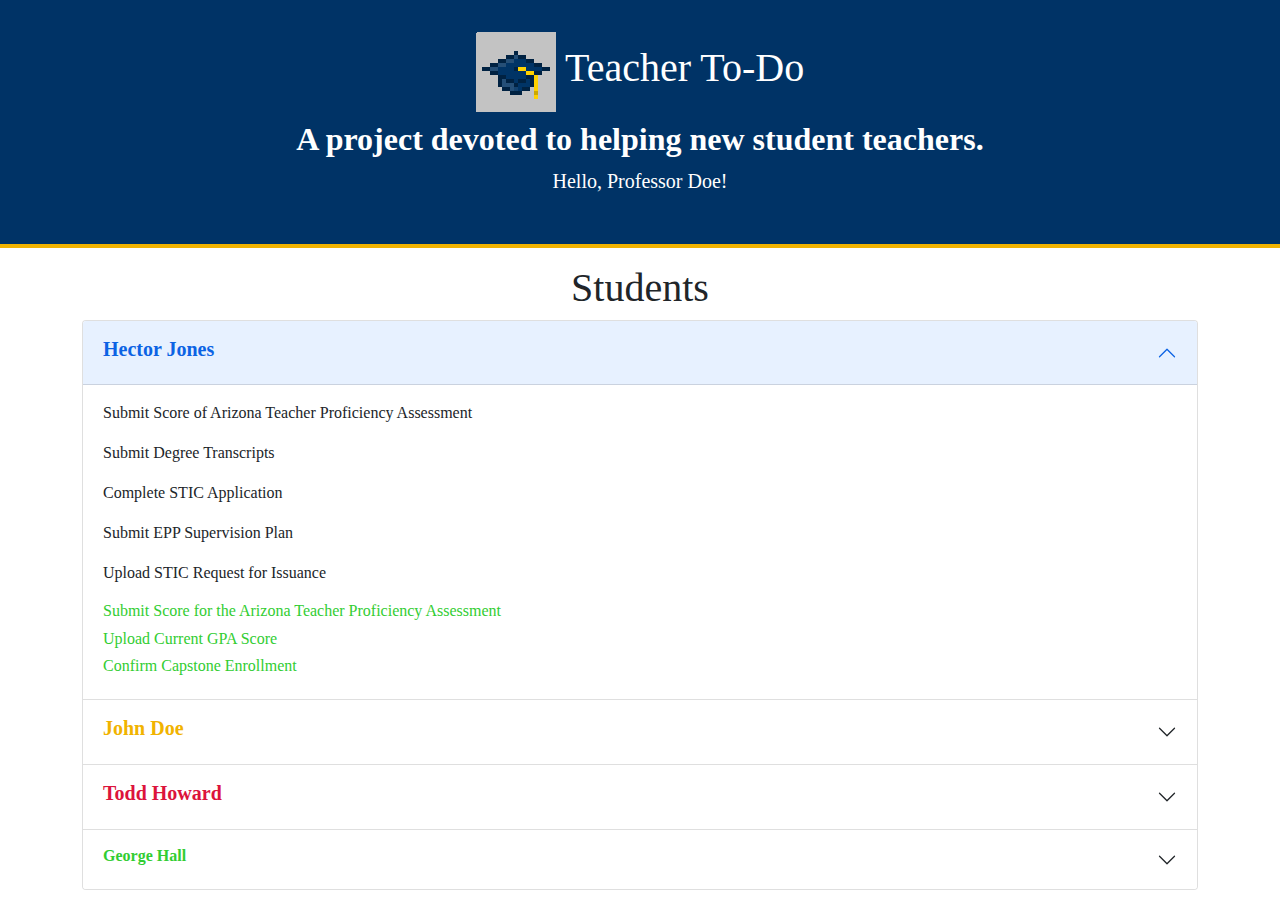
<file: Admin-Landing-Page.html>
<!DOCTYPE html>
<html lang="en">
<head>
    <meta charset="UTF-8">
    <meta http-equiv="X-UA-Compatible" content="IE=edge">
    <meta name="viewport" content="width=device-width, initial-scale=1.0">
    <title>Teacher To-Do Students</title>
    <link rel="stylesheet" href="bootstrap/css/bootstrap.css">
</head>
<body>
    <header>
        <div class="content-width">
            <h1><img src="Icon.png" alt="Team Logo" width="80" height="80"> Teacher To-Do  </h1>
            <h2> <strong>A project devoted to helping new student teachers.</strong> </h2>
            <p class="titleText">Hello, Professor Doe!</p>
        </div>
    </header>

    <div class = "container-md">
        <div class = "row">
            <div class="col-sm">
              <h1>Students</h1>
              <div class="accordion" id="accordionExample3">
                <div class="accordion-item">
                  <h2 class="accordion-header" id="heading">
                    <button class="accordion-button" type="button" data-bs-toggle="collapse" data-bs-target="#collapse" aria-expanded="true" aria-controls="collapse">
                        <h5><strong>Hector Jones</strong></h5>
                    </button>
                  </h2>
                  <div id="collapse" class="accordion-collapse collapse show" aria-labelledby="heading" data-bs-parent="#accordionExample3">
                    <div class="accordion-body">
                      <p>Submit Score of Arizona Teacher Proficiency Assessment</p>
                      <p>Submit Degree Transcripts</p>
                      <p>Complete STIC Application<p>
                      <p>Submit EPP Supervision Plan</p>
                      <p>Upload STIC Request for Issuance</p>
                      <h6>Submit Score for the Arizona Teacher Proficiency Assessment</h6>
                      <h6>Upload Current GPA Score</h6>
                      <h6>Confirm Capstone Enrollment</h6>
                    </div>
                  </div>
                </div>
                  <div class="accordion-item">
                    <h2 class="accordion-header" id="headingSeven">
                      <button class="accordion-button collapsed" type="button" data-bs-toggle="collapse" data-bs-target="#collapseSeven" aria-expanded="false" aria-controls="collapseSeven">
                        <h5 class="pendingTitle"><strong>John Doe</strong></h5>
                    </button>
                  </h2>
                  <div id="collapseSeven" class="accordion-collapse collapse" aria-labelledby="headingSeven" data-bs-parent="#accordionExample3">
                      <div class="accordion-body">
                        <p>Submit Score of Arizona Teacher Proficiency Assessment</p>
                        <p>Submit Degree Transcripts</p>
                        <p>Complete STIC Application<p>
                        <p class="pendingText">Submit EPP Supervision Plan</p>
                        <p class="urgentText">Upload STIC Request for Issuance</p>
                        <h6>Submit Score for the Arizona Teacher Proficiency Assessment</h6>
                        <h6>Upload Current GPA Score</h6>
                        <h6>Confirm Capstone Enrollment</h6>
                      </div>
                    </div>
                  </div>
                  <div class="accordion-item">
                    <h2 class="accordion-header" id="headingEight">
                      <button class="accordion-button collapsed" type="button" data-bs-toggle="collapse" data-bs-target="#collapseEight" aria-expanded="false" aria-controls="collapseEight">
                          <h5 class="urgentTitle"><strong>Todd Howard</strong></h5>
                      </button>
                    </h2>
                    <div id="collapseEight" class="accordion-collapse collapse" aria-labelledby="headingEight" data-bs-parent="#accordionExample3">
                      <div class="accordion-body">
                        <p class="urgentText">Submit Score of Arizona Teacher Proficiency Assessment</p>
                        <p class="urgentText">Submit Degree Transcripts</p>
                        <p class="urgentText">Complete STIC Application<p>
                        <p class="urgentText">Submit EPP Supervision Plan</p>
                        <p class="urgentText">Upload STIC Request for Issuance</p>
                        <p class="urgentText">Submit Score for the Arizona Teacher Proficiency Assessment</p>
                        <p class="urgentText">Upload Current GPA Score</p>
                        <p class="urgentText">Confirm Capstone Enrollment</p>
                      </div>
                    </div>
                  </div>
                  <div class="accordion-item">
                    <h2 class="accordion-header" id="headingNine">
                      <button class="accordion-button collapsed" type="button" data-bs-toggle="collapse" data-bs-target="#collapseNine" aria-expanded="false" aria-controls="collapseNine">
                          <h5 class="h6"><strong>George Hall</strong></h5>
                      </button>
                    </h2>
                    <div id="collapseNine" class="accordion-collapse collapse" aria-labelledby="headingNine" data-bs-parent="#accordionExample3">
                      <div class="accordion-body">
                        <h6>Submit Score of Arizona Teacher Proficiency Assessment</h6>
                        <h6>Submit Degree Transcripts</h6>
                        <h6>Complete STIC Application</h6>
                        <h6>Submit EPP Supervision Plan</h6>
                        <h6>Upload STIC Request for Issuance</h6>
                        <h6>Submit Score for the Arizona Teacher Proficiency Assessment</h6>
                        <h6>Upload Current GPA Score</h6>
                        <h6>Confirm Capstone Enrollment</h6>
                      </div>
                    </div>
                  </div>
                </div>
            </div>
          </div>
                  
            </div>

            <script src="bootstrap/js/bootstrap.js"></script>
</body>
</html>
</file>
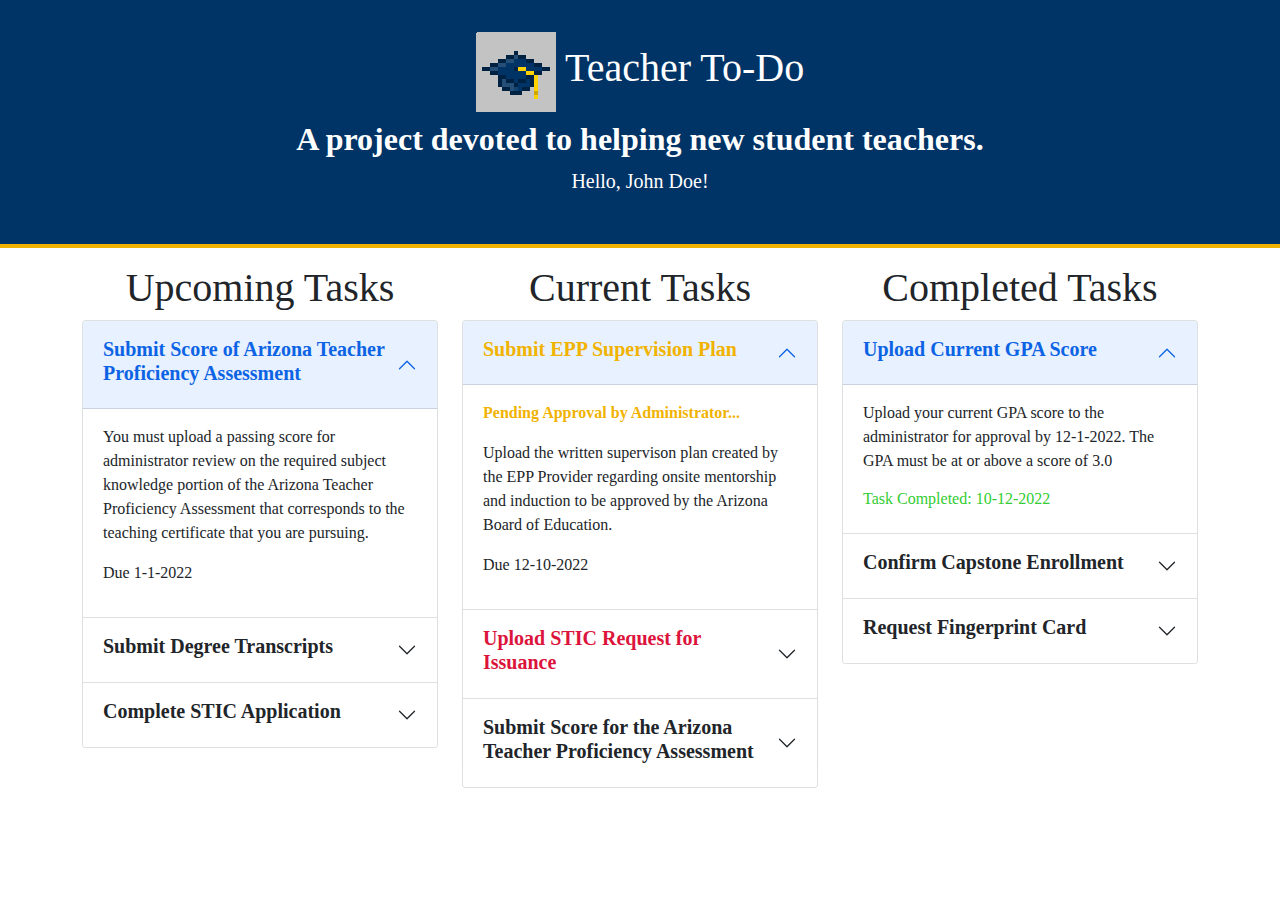
<file: Student-Landing-Page.html>
<!DOCTYPE html>
<html lang="en">
<head>
    <meta charset="UTF-8">

    <meta http-equiv="X-UA-Compatible" content="IE=edge">
    <meta name="viewport" content="width=device-width, initial-scale=1.0">
    <title>Teacher To-Do Tasks</title>
    <link rel="stylesheet" href="bootstrap/css/bootstrap.css">

</head>
<body>
    <header>
        <div class="content-width">
            <h1><img src="Icon.png" alt="Team Logo" width="80" height="80"> Teacher To-Do  </h1>
            <h2> <strong>A project devoted to helping new student teachers.</strong> </h2>
            <p class="titleText">Hello, John Doe!</p>
        </div>
    </header>
    <div class = "container-md">
        <div class = "row">
            <div class="col-md">
                <h1>Upcoming Tasks</h1>
                <div class="accordion" id="accordionExample">
                    <div class="accordion-item">
                      <h2 class="accordion-header" id="headingOne">
                        <button class="accordion-button" type="button" data-bs-toggle="collapse" data-bs-target="#collapseOne" aria-expanded="true" aria-controls="collapseOne">
                            <h5><strong>Submit Score of Arizona Teacher Proficiency Assessment</strong></h5>
                        </button>
                      </h2>
                      <div id="collapseOne" class="accordion-collapse collapse show" aria-labelledby="headingOne" data-bs-parent="#accordionExample">
                        <div class="accordion-body">
                            <p>You must upload a passing score for administrator review on the required subject knowledge portion of the 
                                Arizona Teacher Proficiency Assessment that corresponds to the teaching certificate that you are pursuing. </p>
                            <p>Due 1-1-2022</p>
                        </div>
                      </div>
                    </div>
                    <div class="accordion-item">
                      <h2 class="accordion-header" id="headingTwo">
                        <button class="accordion-button collapsed" type="button" data-bs-toggle="collapse" data-bs-target="#collapseTwo" aria-expanded="false" aria-controls="collapseTwo">
                            <h5><strong>Submit Degree Transcripts</strong></h5>
                        </button>
                      </h2>
                      <div id="collapseTwo" class="accordion-collapse collapse" aria-labelledby="headingTwo" data-bs-parent="#accordionExample">
                        <div class="accordion-body">
                            <p>You must submit your official transcripts documenting a Bachelors or more advanced degree.</p>
                            <p>Due 1-1-2022</p>
                            <p class="urgentText">Note: this is only applicable if you will be teaching in a special education classroom for your capstone.</p>
                        </div>
                      </div>
                    </div>
                    <div class="accordion-item">
                      <h2 class="accordion-header" id="headingThree">
                        <button class="accordion-button collapsed" type="button" data-bs-toggle="collapse" data-bs-target="#collapseThree" aria-expanded="false" aria-controls="collapseThree">
                            <h5><strong>Complete STIC Application</strong></h5>
                        </button>
                      </h2>
                      <div id="collapseThree" class="accordion-collapse collapse" aria-labelledby="headingThree" data-bs-parent="#accordionExample">
                        <div class="accordion-body">
                            <p>Complete the Application for Student Teaching Intern Certificate to be submitted and reviewed by an administrator. You can submit this application only when you have completed the EPP Request and the STIC request form.</p>
                            <p>Due 1-1-2022</p>
                        </div>
                      </div>
                    </div>
                  </div>
            </div>
            <div class="col-md">
                <h1>Current Tasks</h1>
                <div class="accordion" id="accordionExample2">
                    <div class="accordion-item">
                      <h2 class="accordion-header" id="headingFour">
                        <button class="accordion-button" type="button" data-bs-toggle="collapse" data-bs-target="#collapseFour" aria-expanded="true" aria-controls="collapseFour">
                            <h5 class="pendingTitle"><strong>Submit EPP Supervision Plan</strong></h5>
                        </button>
                      </h2>
                      <div id="collapseFour" class="accordion-collapse collapse show" aria-labelledby="headingFour" data-bs-parent="#accordionExample2">
                        <div class="accordion-body">
                            <p class="pendingText"><strong>Pending Approval by Administrator...</strong></p>
                            <p>Upload the written supervison plan created by the EPP Provider regarding onsite 
                                mentorship and induction to be approved by the Arizona Board of Education.</p>
                                <p>Due 12-10-2022</p>
                                
                        </div>
                      </div>
                    </div>
                    <div class="accordion-item">
                      <h2 class="accordion-header" id="headingFive">
                        <button class="accordion-button collapsed" type="button" data-bs-toggle="collapse" data-bs-target="#collapseFive" aria-expanded="false" aria-controls="collapseFive">
                            <h5 class="urgentTitle"><strong>Upload STIC Request for Issuance</strong></h5>
                        </button>
                      </h2>
                      <div id="collapseFive" class="accordion-collapse collapse" aria-labelledby="headingFive" data-bs-parent="#accordionExample2">
                        <div class="accordion-body">
                            <p>Upload a District or Charter School Request for Issuance of the Student Teaching Intern Certificate signed by the
                                superintendent before the due date. </p>
                            <p>Due 12-1-2022</p>
                            <p class="urgentText"><strong>Note: You must submit this request before the due date or you will not be considered for the program for this year.</strong></p>
                        </div>
                      </div>
                    </div>
                    <div class="accordion-item">
                      <h2 class="accordion-header" id="headingSix">
                        <button class="accordion-button collapsed" type="button" data-bs-toggle="collapse" data-bs-target="#collapseSix" aria-expanded="false" aria-controls="collapseSix">
                            <h5><strong>Submit Score for the Arizona Teacher Proficiency Assessment</strong></h5>
                        </button>
                      </h2>
                      <div id="collapseSix" class="accordion-collapse collapse" aria-labelledby="headingThree" data-bs-parent="#accordionExample2">
                        <div class="accordion-body">
                            <p>Upload a passing score on the required professional knowledge portion of the Arizona Teacher 
                                Proficiency Assessment that corresponds to the teaching certificate that you are pursuing. </p>
                            <p>Due 12-10-2022</p>
                        </div>
                      </div>
                    </div>
                  </div>
            </div>
            <div class="col-md">
                <h1>Completed Tasks</h1>
                <div class="accordion" id="accordionExample3">
                    <div class="accordion-item">
                      <h2 class="accordion-header" id="headingSeven">
                        <button class="accordion-button" type="button" data-bs-toggle="collapse" data-bs-target="#collapseSeven" aria-expanded="true" aria-controls="collapseSeven">
                            <h5><strong>Upload Current GPA Score</strong></h5>
                        </button>
                      </h2>
                      <div id="collapseSeven" class="accordion-collapse collapse show" aria-labelledby="headingSeven" data-bs-parent="#accordionExample3">
                        <div class="accordion-body">
                            <p>Upload your current GPA score to the administrator for approval by 12-1-2022. The GPA must be at or above a score of 3.0</p>
                            <h6>Task Completed: 10-12-2022</h6>
                        </div>
                      </div>
                    </div>
                    <div class="accordion-item">
                      <h2 class="accordion-header" id="headingEight">
                        <button class="accordion-button collapsed" type="button" data-bs-toggle="collapse" data-bs-target="#collapseEight" aria-expanded="false" aria-controls="collapseEight">
                            <h5><strong>Confirm Capstone Enrollment</strong></h5>
                        </button>
                      </h2>
                      <div id="collapseEight" class="accordion-collapse collapse" aria-labelledby="headingEight" data-bs-parent="#accordionExample3">
                        <div class="accordion-body">
                            <p>Ensure enrollment and current passage of the culminating student teaching capstone experience of an Arizona Board approved educator preparation program</p>
                            <h6>Task Completed: 10-11-2022</h6>
                        </div>
                      </div>
                    </div>
                    <div class="accordion-item">
                      <h2 class="accordion-header" id="headingNine">
                        <button class="accordion-button collapsed" type="button" data-bs-toggle="collapse" data-bs-target="#collapseNine" aria-expanded="false" aria-controls="collapseNine">
                            <h5><strong>Request Fingerprint Card</strong></h5>
                        </button>
                      </h2>
                      <div id="collapseNine" class="accordion-collapse collapse" aria-labelledby="headingNine" data-bs-parent="#accordionExample3">
                        <div class="accordion-body">
                            <p>Request an Arizona Department of Public Safety Identity Verified Prints (IVP) fingerprint clearance card from the ADPS by 12-1-2022.</p>
                            <h6>Task Completed: 10-9-2022</h6>
                        </div>
                      </div>
                    </div>
                  </div>
                
            </div>

        </div>
    </div>
    <script src="bootstrap/js/bootstrap.js"></script>
</body>
</html>
</file>
